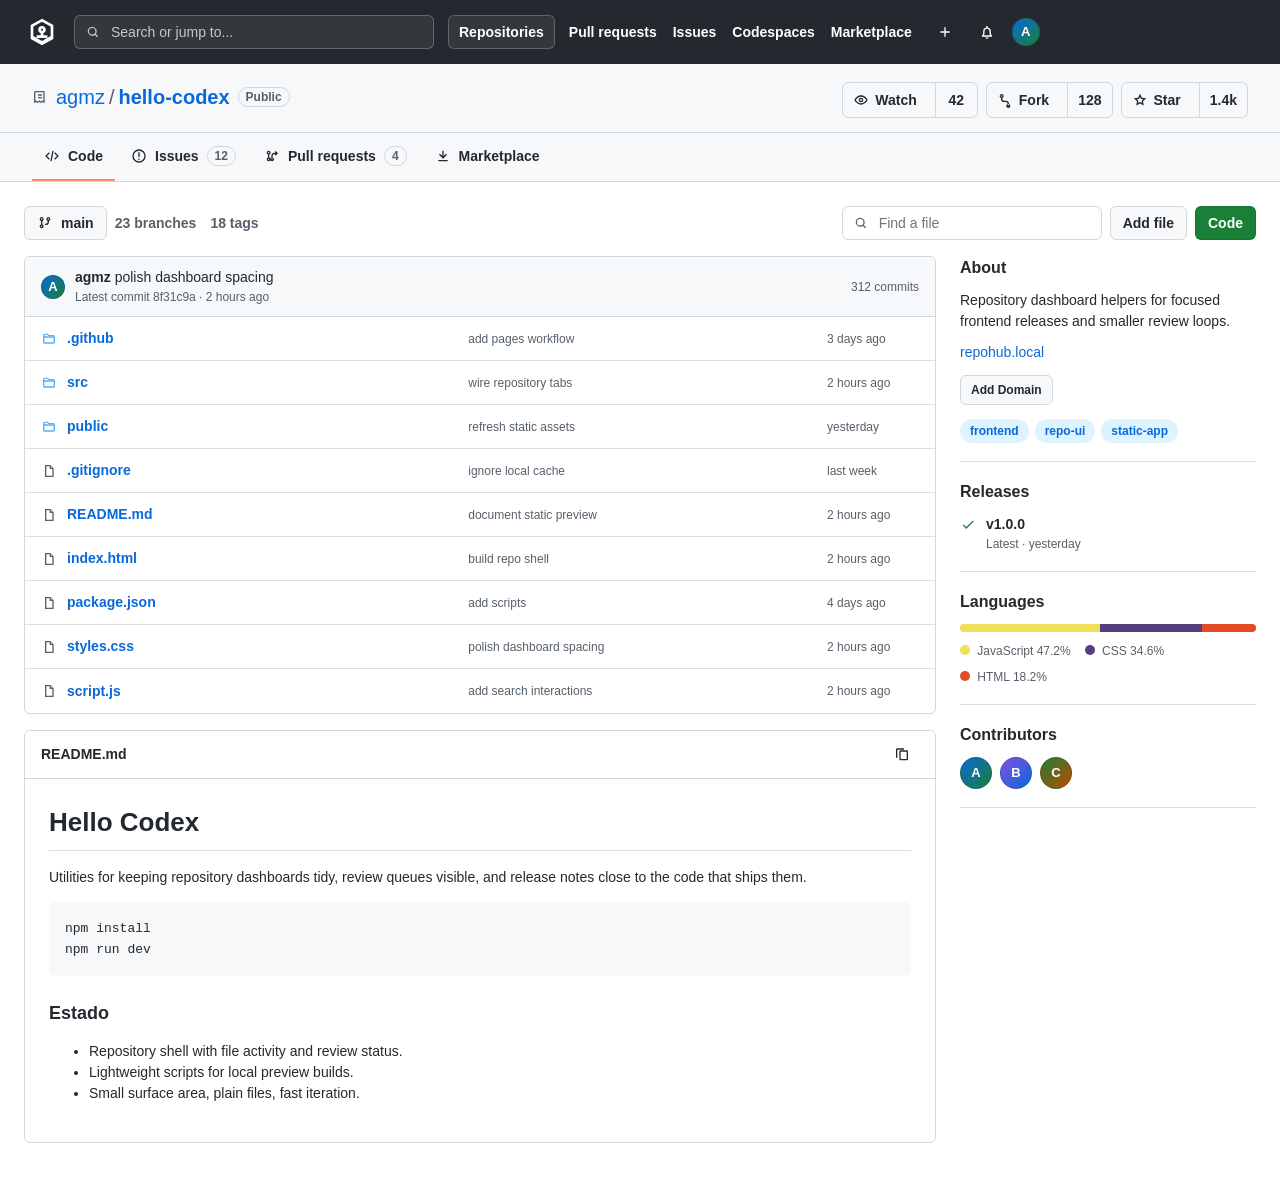
<file: github-clone/index.html>
<!doctype html>
<html lang="es">
  <head>
    <meta charset="utf-8">
    <meta name="viewport" content="width=device-width, initial-scale=1">
    <title>OctoHub</title>
    <link rel="stylesheet" href="styles.css">
  </head>
  <body>
    <svg class="svg-sprite" aria-hidden="true">
      <symbol id="icon-brand" viewBox="0 0 24 24">
        <path d="M12 2 3.5 6.75v10.5L12 22l8.5-4.75V6.75L12 2Zm0 2.3 6.5 3.63v7.14L12 18.7l-6.5-3.63V7.93L12 4.3Zm0 3.2a2.8 2.8 0 0 0-1 5.42v1.58H8v2h8v-2h-3v-1.58a2.8 2.8 0 0 0-1-5.42Zm0 2a.8.8 0 1 1 0 1.6.8.8 0 0 1 0-1.6Z"/>
      </symbol>
      <symbol id="icon-menu" viewBox="0 0 24 24">
        <path d="M4 7h16v2H4V7Zm0 4h16v2H4v-2Zm0 4h16v2H4v-2Z"/>
      </symbol>
      <symbol id="icon-search" viewBox="0 0 24 24">
        <path d="M10.8 4a6.8 6.8 0 0 1 5.37 10.97l3.43 3.43-1.4 1.4-3.43-3.43A6.8 6.8 0 1 1 10.8 4Zm0 2a4.8 4.8 0 1 0 0 9.6 4.8 4.8 0 0 0 0-9.6Z"/>
      </symbol>
      <symbol id="icon-bell" viewBox="0 0 24 24">
        <path d="M12 22a2.7 2.7 0 0 0 2.55-1.8h-5.1A2.7 2.7 0 0 0 12 22Zm7-5.2c-.8-.95-1.3-2.23-1.3-3.8v-2.1A5.73 5.73 0 0 0 13 5.27V3h-2v2.27a5.73 5.73 0 0 0-4.7 5.63V13c0 1.57-.5 2.85-1.3 3.8l-.7.85V19h15.4v-1.35l-.7-.85ZM7.12 17c.77-1.16 1.18-2.53 1.18-4v-2.1a3.7 3.7 0 1 1 7.4 0V13c0 1.47.41 2.84 1.18 4H7.12Z"/>
      </symbol>
      <symbol id="icon-plus" viewBox="0 0 24 24">
        <path d="M11 5h2v6h6v2h-6v6h-2v-6H5v-2h6V5Z"/>
      </symbol>
      <symbol id="icon-repo" viewBox="0 0 24 24">
        <path d="M7 3h10a2 2 0 0 1 2 2v15.5a.5.5 0 0 1-.78.42L16 19.44l-2.22 1.48a.5.5 0 0 1-.56 0L11 19.44l-2.22 1.48a.5.5 0 0 1-.56 0L6 19.44l-2.22 1.48A.5.5 0 0 1 3 20.5V5a2 2 0 0 1 2-2h2Zm0 2H5v12.63l.72-.48a.5.5 0 0 1 .56 0L8.5 18.63l2.22-1.48a.5.5 0 0 1 .56 0l2.22 1.48 2.22-1.48a.5.5 0 0 1 .56 0l.72.48V5H7Zm2 3h6v2H9V8Zm0 4h6v2H9v-2Z"/>
      </symbol>
      <symbol id="icon-code" viewBox="0 0 24 24">
        <path d="m8.7 16.3-1.4 1.4L1.6 12l5.7-5.7 1.4 1.4L4.4 12l4.3 4.3Zm6.6 0 4.3-4.3-4.3-4.3 1.4-1.4 5.7 5.7-5.7 5.7-1.4-1.4ZM12.52 4l1.93.52L11.48 20l-1.93-.52L12.52 4Z"/>
      </symbol>
      <symbol id="icon-issue" viewBox="0 0 24 24">
        <path d="M12 2a10 10 0 1 1 0 20 10 10 0 0 1 0-20Zm0 2a8 8 0 1 0 0 16 8 8 0 0 0 0-16Zm0 11.6a1.2 1.2 0 1 1 0 2.4 1.2 1.2 0 0 1 0-2.4Zm-1-9.1h2v7h-2v-7Z"/>
      </symbol>
      <symbol id="icon-pr" viewBox="0 0 24 24">
        <path d="M7 4a3 3 0 0 1 1 5.83v4.34a3 3 0 1 1-2 0V9.83A3 3 0 0 1 7 4Zm10.5.5L21 8l-3.5 3.5-1.42-1.42L17.17 9H16a3 3 0 0 0-3 3v2.17a3 3 0 1 1-2 0V12a5 5 0 0 1 5-5h1.17l-1.09-1.08L17.5 4.5ZM7 6a1 1 0 1 0 0 2 1 1 0 0 0 0-2Zm0 10a1 1 0 1 0 0 2 1 1 0 0 0 0-2Zm5-1a1 1 0 1 0 0 2 1 1 0 0 0 0-2Z"/>
      </symbol>
      <symbol id="icon-folder" viewBox="0 0 24 24">
        <path d="M3 6.5A2.5 2.5 0 0 1 5.5 4H10l2 2h6.5A2.5 2.5 0 0 1 21 8.5v8A2.5 2.5 0 0 1 18.5 19h-13A2.5 2.5 0 0 1 3 16.5v-10Zm2.5-.5a.5.5 0 0 0-.5.5V8h14a.5.5 0 0 0-.5-.5h-7.33l-2-2H5.5ZM5 10v6.5a.5.5 0 0 0 .5.5h13a.5.5 0 0 0 .5-.5V10H5Z"/>
      </symbol>
      <symbol id="icon-file" viewBox="0 0 24 24">
        <path d="M6 3h8l5 5v13H6V3Zm2 2v14h9V9h-4V5H8Zm7 .41V7h1.59L15 5.41Z"/>
      </symbol>
      <symbol id="icon-star" viewBox="0 0 24 24">
        <path d="m12 2.8 2.83 5.74 6.34.92-4.59 4.47 1.08 6.31L12 17.26l-5.66 2.98 1.08-6.31-4.59-4.47 6.34-.92L12 2.8Zm0 4.52-1.52 3.08-3.4.5 2.46 2.39-.58 3.38L12 15.07l3.04 1.6-.58-3.38 2.46-2.4-3.4-.49L12 7.32Z"/>
      </symbol>
      <symbol id="icon-fork" viewBox="0 0 24 24">
        <path d="M7 3a3 3 0 0 1 1 5.83V10a3 3 0 0 0 3 3h2a5 5 0 0 1 5 5v.17a3 3 0 1 1-2 0V18a3 3 0 0 0-3-3h-2a5 5 0 0 1-5-5V8.83A3 3 0 0 1 7 3Zm0 2a1 1 0 1 0 0 2 1 1 0 0 0 0-2Zm10 15a1 1 0 1 0 0-2 1 1 0 0 0 0 2Z"/>
      </symbol>
      <symbol id="icon-eye" viewBox="0 0 24 24">
        <path d="M12 5c5.2 0 8.4 4.2 9.56 6.1a1.7 1.7 0 0 1 0 1.8C20.4 14.8 17.2 19 12 19s-8.4-4.2-9.56-6.1a1.7 1.7 0 0 1 0-1.8C3.6 9.2 6.8 5 12 5Zm0 2c-4.08 0-6.75 3.28-7.77 5 1.02 1.72 3.69 5 7.77 5s6.75-3.28 7.77-5C18.75 10.28 16.08 7 12 7Zm0 1.5a3.5 3.5 0 1 1 0 7 3.5 3.5 0 0 1 0-7Zm0 2a1.5 1.5 0 1 0 0 3 1.5 1.5 0 0 0 0-3Z"/>
      </symbol>
      <symbol id="icon-copy" viewBox="0 0 24 24">
        <path d="M8 7a2 2 0 0 1 2-2h9a2 2 0 0 1 2 2v11a2 2 0 0 1-2 2h-9a2 2 0 0 1-2-2V7Zm2 0v11h9V7h-9ZM3 4a2 2 0 0 1 2-2h10v2H5v12H3V4Z"/>
      </symbol>
      <symbol id="icon-download" viewBox="0 0 24 24">
        <path d="M11 4h2v8.17l3.59-3.58L18 10l-6 6-6-6 1.41-1.41L11 12.17V4ZM5 18h14v2H5v-2Z"/>
      </symbol>
      <symbol id="icon-branch" viewBox="0 0 24 24">
        <path d="M7 3a3 3 0 0 1 1 5.83v5.34a3 3 0 1 1-2 0V8.83A3 3 0 0 1 7 3Zm0 2a1 1 0 1 0 0 2 1 1 0 0 0 0-2Zm10-2a3 3 0 0 1 1 5.83V10a5 5 0 0 1-5 5h-1v-2h1a3 3 0 0 0 3-3V8.83A3 3 0 0 1 17 3Zm0 2a1 1 0 1 0 0 2 1 1 0 0 0 0-2ZM7 16a1 1 0 1 0 0 2 1 1 0 0 0 0-2Z"/>
      </symbol>
      <symbol id="icon-check" viewBox="0 0 24 24">
        <path d="m9.4 16.6-4-4L4 14l5.4 5.4L20.8 8 19.4 6.6l-10 10Z"/>
      </symbol>
    </svg>

    <header class="topbar">
      <button class="icon-btn mobile-menu" id="menuButton" aria-label="Abrir menu" title="Menu">
        <svg><use href="#icon-menu"></use></svg>
      </button>
      <a class="brand" href="#" aria-label="RepoHub">
        <svg><use href="#icon-brand"></use></svg>
      </a>

      <div class="search-combo">
        <label class="global-search" for="globalSearch">
          <svg><use href="#icon-search"></use></svg>
          <input id="globalSearch" type="search" placeholder="Search or jump to..." autocomplete="off">
        </label>
        <div class="search-suggestions hidden" id="globalSuggestions"></div>
      </div>

      <div class="dropdown top-repos">
        <button class="topbar-dropdown-btn" id="repositoriesButton" data-dropdown-target="repositoriesMenu" aria-expanded="false">
          Repositories
        </button>
        <div class="dropdown-menu repositories-menu hidden" id="repositoriesMenu" role="menu">
          <input class="repo-filter" id="repositoriesFilter" type="search" placeholder="Find a repository" autocomplete="off">
          <div id="repositoriesList"></div>
        </div>
      </div>

      <nav class="main-nav" aria-label="Principal">
        <a href="#" data-tab-target="pulls">Pull requests</a>
        <a href="#" data-tab-target="issues">Issues</a>
        <a href="#" data-action="codespaces">Codespaces</a>
      <a href="#" data-tab-target="marketplace">Marketplace</a>
      <div class="top-actions">
        <button class="icon-btn" id="quickCreateButton" aria-label="Crear nuevo" title="Crear nuevo">
          <svg><use href="#icon-plus"></use></svg>
        </button>
        <button class="icon-btn" id="notificationsButton" aria-label="Notificaciones" title="Notificaciones">
          <svg><use href="#icon-bell"></use></svg>
        </button>
        <span class="avatar small" aria-label="Usuario">A</span>
      </div>
    </header>

    <aside class="mobile-drawer" id="mobileDrawer" aria-label="Menu movil">
      <div class="search-combo drawer-combo">
        <label class="drawer-search" for="drawerSearch">
          <svg><use href="#icon-search"></use></svg>
          <input id="drawerSearch" type="search" placeholder="Search or jump to..." autocomplete="off">
        </label>
        <div class="search-suggestions hidden" id="drawerSuggestions"></div>
      </div>
      <a href="#" data-tab-target="pulls">Pull requests</a>
      <a href="#" data-tab-target="issues">Issues</a>
      <a href="#" data-action="codespaces">Codespaces</a>
      <a href="#" data-tab-target="marketplace">Marketplace</a>
      <a href="#" data-search-query="explore">Explore</a>
    </aside>

    <main>
      <section class="repo-hero" aria-labelledby="repo-title">
        <div class="repo-heading">
          <svg class="repo-icon"><use href="#icon-repo"></use></svg>
          <h1 id="repo-title"><a href="#">agmz</a><span>/</span><a href="#">hello-codex</a></h1>
          <span class="pill">Public</span>
        </div>
        <div class="repo-actions" aria-label="Acciones del repositorio">
          <button class="split-btn" id="watchButton">
            <span><svg><use href="#icon-eye"></use></svg> Watch</span>
            <strong id="watchCount">42</strong>
          </button>
          <button class="split-btn" id="forkButton">
            <span><svg><use href="#icon-fork"></use></svg> Fork</span>
            <strong id="forkCount">128</strong>
          </button>
          <button class="split-btn primary-toggle" id="starButton" aria-pressed="false">
            <span><svg><use href="#icon-star"></use></svg> Star</span>
            <strong id="starCount">1.4k</strong>
          </button>
        </div>
      </section>

      <nav class="repo-tabs" aria-label="Repositorio">
        <button class="tab active" data-tab="code">
          <svg><use href="#icon-code"></use></svg>
          Code
        </button>
        <button class="tab" data-tab="issues">
          <svg><use href="#icon-issue"></use></svg>
          Issues
          <span>12</span>
        </button>
        <button class="tab" data-tab="pulls">
          <svg><use href="#icon-pr"></use></svg>
          Pull requests
          <span>4</span>
        </button>
        <button class="tab" data-tab="marketplace">
          <svg><use href="#icon-download"></use></svg>
          Marketplace
        </button>
      </nav>

      <div class="workspace">
        <section class="content-view active" id="codeView" aria-label="Codigo">
          <div class="repo-toolbar">
            <button class="btn">
              <svg><use href="#icon-branch"></use></svg>
              main
            </button>
            <div class="branch-meta">
              <strong>23 branches</strong>
              <strong>18 tags</strong>
            </div>
            <label class="file-search" for="fileSearch">
              <svg><use href="#icon-search"></use></svg>
              <input id="fileSearch" type="search" placeholder="Find a file">
            </label>
            <div class="dropdown toolbar-dropdown">
              <button class="btn" id="addFileButton" data-dropdown-target="addFileMenu" aria-expanded="false">Add file</button>
              <div class="dropdown-menu hidden" id="addFileMenu" role="menu">
                <button type="button" role="menuitem" data-file-action="create">Create new file</button>
                <button type="button" role="menuitem" data-file-action="upload">Upload files</button>
              </div>
            </div>
            <div class="dropdown toolbar-dropdown">
              <button class="btn success" id="codeButton" data-dropdown-target="codeMenu" aria-expanded="false">Code</button>
              <div class="dropdown-menu code-menu hidden" id="codeMenu" role="menu">
                <strong>Clone</strong>
                <button type="button" role="menuitem" data-code-action="clone">Local (HTTPS/SSH)</button>
                <button type="button" role="menuitem" data-code-action="codespaces">Codespaces</button>
                <button type="button" role="menuitem" data-code-action="download">Download ZIP</button>
              </div>
            </div>
            <input class="hidden" id="uploadInput" type="file" multiple>
          </div>

          <div class="main-grid">
            <div class="repo-column">
              <section class="file-browser" aria-labelledby="latest-commit">
                <header class="commit-strip">
                  <span class="avatar tiny" aria-label="Autor">A</span>
                  <div>
                    <h2 id="latest-commit">agmz <span>polish dashboard spacing</span></h2>
                    <p id="commitMessage">Latest commit 8f31c9a · 2 hours ago</p>
                  </div>
                  <a href="#">312 commits</a>
                </header>
                <div class="file-list" id="fileList"></div>
              </section>

              <article class="readme">
                <header>
                  <h2>README.md</h2>
                  <button class="icon-btn" aria-label="Copiar README" title="Copiar">
                    <svg><use href="#icon-copy"></use></svg>
                  </button>
                </header>
                <div class="markdown-body">
                  <h3>Hello Codex</h3>
                  <p>Utilities for keeping repository dashboards tidy, review queues visible, and release notes close to the code that ships them.</p>
                  <pre><code>npm install
npm run dev</code></pre>
                  <h4>Estado</h4>
                  <ul>
                    <li>Repository shell with file activity and review status.</li>
                    <li>Lightweight scripts for local preview builds.</li>
                    <li>Small surface area, plain files, fast iteration.</li>
                  </ul>
                </div>
              </article>
            </div>

            <aside class="repo-sidebar" aria-label="Resumen">
              <section class="side-section">
                <h2>About</h2>
                <p>Repository dashboard helpers for focused frontend releases and smaller review loops.</p>
                <div class="repo-metadata" id="domainList">
                  <a href="#">repohub.local</a>
                </div>
                <button class="btn compact" id="addDomainButton">Add Domain</button>
                <form class="domain-form hidden" id="domainForm">
                  <input id="domainInput" type="text" placeholder="example.meigal" autocomplete="off">
                  <button class="btn success" type="submit">Save</button>
                </form>
                <div class="topic-list">
                  <span>frontend</span>
                  <span>repo-ui</span>
                  <span>static-app</span>
                </div>
              </section>
              <section class="side-section">
                <h2>Releases</h2>
                <div class="release-row">
                  <svg><use href="#icon-check"></use></svg>
                  <div>
                    <strong>v1.0.0</strong>
                    <span>Latest · yesterday</span>
                  </div>
                </div>
              </section>
              <section class="side-section">
                <h2>Languages</h2>
                <div class="language-bar" aria-hidden="true">
                  <span class="lang-js"></span>
                  <span class="lang-css"></span>
                  <span class="lang-html"></span>
                </div>
                <div class="language-list">
                  <span><b class="dot js"></b> JavaScript 47.2%</span>
                  <span><b class="dot css"></b> CSS 34.6%</span>
                  <span><b class="dot html"></b> HTML 18.2%</span>
                </div>
              </section>
              <section class="side-section">
                <h2>Contributors</h2>
                <div class="contributors">
                  <span class="avatar" aria-label="Ariadna">A</span>
                  <span class="avatar blue-avatar" aria-label="Bruno">B</span>
                  <span class="avatar green-avatar" aria-label="Cora">C</span>
                </div>
              </section>
            </aside>
          </div>
        </section>

        <section class="content-view" id="issuesView" aria-label="Issues">
          <div class="list-toolbar">
            <label class="filter-search" for="issueSearch">
              <svg><use href="#icon-search"></use></svg>
              <input id="issueSearch" type="search" placeholder="is:issue is:open">
            </label>
            <button class="btn success" id="newIssueButton">New issue</button>
          </div>
          <div class="activity-list" id="issuesList"></div>
        </section>

        <section class="content-view" id="pullsView" aria-label="Pull requests">
          <div class="list-toolbar">
            <label class="filter-search" for="pullSearch">
              <svg><use href="#icon-search"></use></svg>
              <input id="pullSearch" type="search" placeholder="is:pr is:open">
            </label>
            <button class="btn success" id="newPullButton">New pull request</button>
          </div>
          <div class="activity-list" id="pullsList"></div>
        </section>
        <section class="content-view" id="marketplaceView" aria-label="Marketplace">
          <div class="list-toolbar marketplace-toolbar">
            <div class="marketplace-heading">
              <div>
                <h2>Marketplace gratuito</h2>
                <p>Instala plantillas gratis para repositorios, páginas estáticas y flujos de trabajo en un clic.</p>
              </div>
              <button class="btn success" id="refreshMarketplaceButton">Actualizar</button>
            </div>
            <label class="filter-search" for="marketplaceSearch">
              <svg><use href="#icon-search"></use></svg>
              <input id="marketplaceSearch" type="search" placeholder="Buscar plantillas gratis">
            </label>
          </div>
          <div class="marketplace-grid" id="marketplaceGrid"></div>
        </section>
      </div>
    </main>

    <div class="toast" id="toast" role="status" aria-live="polite">Copied</div>
    <script src="script.js"></script>
  </body>
</html>
</file>
<file: github-clone/styles.css>
:root {
  --bg: #ffffff;
  --canvas: #f6f8fa;
  --header: #24292f;
  --text: #24292f;
  --muted: #57606a;
  --subtle: #6e7781;
  --border: #d0d7de;
  --soft-border: #d8dee4;
  --blue: #0969da;
  --blue-soft: #ddf4ff;
  --green: #1a7f37;
  --green-soft: #dafbe1;
  --orange: #bc4c00;
  --purple: #8250df;
  --pink: #bf3989;
  --danger: #cf222e;
  --shadow: 0 8px 24px rgba(140, 149, 159, .2);
  font-family: -apple-system, BlinkMacSystemFont, "Segoe UI", sans-serif;
}

* {
  box-sizing: border-box;
}

body {
  min-width: 320px;
  margin: 0;
  background: var(--bg);
  color: var(--text);
  font-size: 14px;
  line-height: 1.5;
}

a {
  color: var(--blue);
  text-decoration: none;
}

a:hover {
  text-decoration: underline;
}

button,
input {
  font: inherit;
}

button {
  cursor: pointer;
}

.hidden {
  display: none !important;
}

.show {
  display: block;
}

.svg-sprite {
  position: absolute;
  width: 0;
  height: 0;
  overflow: hidden;
}

svg {
  width: 16px;
  height: 16px;
  fill: currentColor;
  flex: 0 0 auto;
}

.topbar {
  min-height: 64px;
  padding: 12px 24px;
  display: flex;
  align-items: center;
  gap: 14px;
  background: var(--header);
  color: #ffffff;
}

.brand {
  width: 36px;
  height: 36px;
  display: inline-flex;
  align-items: center;
  justify-content: center;
  color: #ffffff;
}

.brand svg {
  width: 32px;
  height: 32px;
}

.search-combo {
  position: relative;
  width: min(360px, 32vw);
  flex: 0 0 auto;
}

.search-combo:focus-within {
  width: min(520px, 42vw);
}

.search-combo .global-search {
  width: 100%;
}

.search-combo .global-search:focus-within {
  width: 100%;
}

.drawer-combo {
  width: 100%;
}

.global-search,
.drawer-search,
.file-search,
.filter-search {
  display: flex;
  align-items: center;
  gap: 8px;
  border: 1px solid var(--border);
  border-radius: 6px;
  background: #ffffff;
  color: var(--muted);
  height: 34px;
}

.global-search {
  border-color: rgba(255, 255, 255, .24);
  background: rgba(255, 255, 255, .07);
  padding: 0 8px 0 10px;
  color: rgba(255, 255, 255, .72);
}

.global-search:focus-within {
  background: #ffffff;
  color: var(--muted);
}

.global-search input,
.drawer-search input,
.file-search input,
.filter-search input {
  width: 100%;
  min-width: 0;
  border: 0;
  outline: 0;
  background: transparent;
  color: inherit;
}

.global-search input::placeholder {
  color: rgba(255, 255, 255, .72);
}

.global-search:focus-within input::placeholder {
  color: var(--subtle);
}

.search-suggestions {
  position: absolute;
  z-index: 35;
  top: calc(100% + 8px);
  left: 0;
  width: 100%;
  max-height: min(440px, 70vh);
  border: 1px solid var(--border);
  border-radius: 6px;
  overflow: auto;
  background: #ffffff;
  box-shadow: var(--shadow);
  color: var(--text);
}

.suggestion-row {
  width: 100%;
  min-height: 58px;
  border: 0;
  border-bottom: 1px solid var(--soft-border);
  padding: 8px 12px;
  display: grid;
  grid-template-columns: 88px minmax(0, 1fr);
  gap: 2px 10px;
  align-items: center;
  background: #ffffff;
  color: var(--text);
  text-align: left;
}

.suggestion-row:last-child {
  border-bottom: 0;
}

.suggestion-row:hover,
.suggestion-row:focus {
  background: var(--blue-soft);
  outline: 0;
}

.suggestion-row span {
  grid-row: span 2;
  color: var(--muted);
  font-size: 12px;
}

.suggestion-row strong,
.suggestion-row small {
  overflow: hidden;
  text-overflow: ellipsis;
  white-space: nowrap;
}

.suggestion-row small {
  color: var(--muted);
}

.suggestion-empty {
  padding: 12px;
  color: var(--muted);
}

kbd {
  min-width: 20px;
  height: 20px;
  border: 1px solid rgba(255, 255, 255, .24);
  border-radius: 4px;
  display: inline-flex;
  justify-content: center;
  align-items: center;
  color: rgba(255, 255, 255, .76);
  font-size: 12px;
}

.main-nav {
  display: flex;
  align-items: center;
  gap: 16px;
  min-width: 0;
}

.main-nav a,
.mobile-drawer a {
  color: #ffffff;
  font-weight: 600;
  white-space: nowrap;
}

.dropdown {
  position: relative;
}

.topbar-dropdown-btn {
  min-height: 34px;
  border: 1px solid rgba(255, 255, 255, .22);
  border-radius: 6px;
  padding: 0 10px;
  background: rgba(255, 255, 255, .07);
  color: #ffffff;
  font-weight: 600;
}

.topbar-dropdown-btn:hover,
.topbar-dropdown-btn[aria-expanded="true"] {
  background: rgba(255, 255, 255, .16);
}

.dropdown-menu {
  position: absolute;
  z-index: 30;
  top: calc(100% + 8px);
  right: 0;
  width: 220px;
  border: 1px solid var(--border);
  border-radius: 6px;
  background: #ffffff;
  color: var(--text);
  box-shadow: var(--shadow);
  overflow: hidden;
}

.repositories-menu {
  left: 0;
  right: auto;
  width: 310px;
  padding: 8px;
}

.dropdown-menu strong {
  display: block;
  padding: 10px 12px 6px;
  color: var(--muted);
  font-size: 12px;
}

.dropdown-menu a,
.dropdown-menu button {
  width: 100%;
  min-height: 36px;
  border: 0;
  padding: 8px 12px;
  display: flex;
  align-items: center;
  background: #ffffff;
  color: var(--text);
  text-align: left;
  text-decoration: none;
}

.dropdown-menu a:hover,
.dropdown-menu button:hover {
  background: var(--blue);
  color: #ffffff;
  text-decoration: none;
}

.repo-filter {
  width: 100%;
  height: 34px;
  border: 1px solid var(--border);
  border-radius: 6px;
  padding: 0 10px;
  margin-bottom: 8px;
  outline: 0;
}

.repo-filter:focus {
  border-color: var(--blue);
  box-shadow: 0 0 0 3px rgba(9, 105, 218, .18);
}

.repo-menu-item {
  border-radius: 6px;
  display: grid !important;
  gap: 2px;
  min-height: 54px !important;
}

.repo-menu-item strong {
  padding: 0;
  color: inherit;
  font-size: 14px;
}

.repo-menu-item span {
  overflow: hidden;
  text-overflow: ellipsis;
  white-space: nowrap;
  color: var(--muted);
  font-size: 12px;
}

.repo-menu-item:hover span {
  color: rgba(255, 255, 255, .82);
}

.top-actions {
  margin-left: auto;
  display: flex;
  align-items: center;
  gap: 8px;
}

.icon-btn {
  width: 34px;
  height: 34px;
  border: 0;
  border-radius: 6px;
  display: inline-flex;
  align-items: center;
  justify-content: center;
  background: transparent;
  color: inherit;
}

.icon-btn:hover {
  background: rgba(175, 184, 193, .18);
}

.mobile-menu {
  display: none;
}

.avatar {
  width: 32px;
  height: 32px;
  display: inline-flex;
  align-items: center;
  justify-content: center;
  border-radius: 50%;
  background: linear-gradient(135deg, #0969da, #1a7f37);
  color: #ffffff;
  font-size: 13px;
  font-weight: 700;
  border: 1px solid rgba(27, 31, 36, .15);
}

.blue-avatar {
  background: linear-gradient(135deg, #8250df, #0969da);
}

.green-avatar {
  background: linear-gradient(135deg, #1a7f37, #bc4c00);
}

.avatar.small {
  width: 28px;
  height: 28px;
}

.avatar.tiny {
  width: 24px;
  height: 24px;
}

.mobile-drawer {
  display: none;
}

main {
  min-height: calc(100vh - 64px);
}

.repo-hero {
  background: var(--canvas);
  border-bottom: 1px solid var(--border);
  padding: 18px 32px 0;
  display: flex;
  align-items: flex-start;
  justify-content: space-between;
  gap: 20px;
  flex-wrap: wrap;
}

.repo-heading {
  display: flex;
  align-items: center;
  gap: 8px;
  padding-bottom: 14px;
  min-width: 0;
}

.repo-icon {
  color: var(--muted);
}

.repo-heading h1 {
  margin: 0;
  display: flex;
  align-items: baseline;
  gap: 4px;
  min-width: 0;
  font-size: 20px;
  font-weight: 400;
}

.repo-heading h1 a:last-child {
  font-weight: 600;
}

.repo-heading h1 span {
  color: var(--muted);
}

.pill,
.tab span,
.label {
  border: 1px solid var(--border);
  border-radius: 999px;
  color: var(--muted);
  font-size: 12px;
  font-weight: 600;
  line-height: 18px;
  padding: 0 7px;
}

.repo-actions {
  display: flex;
  align-items: center;
  gap: 8px;
  padding-bottom: 14px;
  flex-wrap: wrap;
}

.split-btn,
.btn {
  min-height: 34px;
  border: 1px solid var(--border);
  border-radius: 6px;
  display: inline-flex;
  align-items: center;
  justify-content: center;
  gap: 8px;
  background: #f6f8fa;
  color: var(--text);
  font-weight: 600;
  white-space: nowrap;
}

.split-btn {
  padding: 0;
  overflow: hidden;
}

.split-btn span {
  min-height: 34px;
  padding: 0 10px;
  display: inline-flex;
  align-items: center;
  gap: 6px;
}

.split-btn strong {
  min-height: 34px;
  min-width: 42px;
  border-left: 1px solid var(--border);
  padding: 0 10px;
  display: inline-flex;
  align-items: center;
  justify-content: center;
  font-weight: 600;
}

.split-btn:hover,
.btn:hover {
  background: #eef1f4;
}

.primary-toggle.active {
  color: #9a6700;
  background: #fff8c5;
  border-color: #d4a72c;
}

.split-btn.active:not(.primary-toggle) {
  color: var(--blue);
  background: var(--blue-soft);
  border-color: #54aeff;
}

.btn {
  padding: 0 12px;
}

.btn.success {
  border-color: rgba(27, 31, 36, .15);
  background: var(--green);
  color: #ffffff;
}

.btn.success:hover {
  background: #116329;
}

.btn.compact {
  min-height: 30px;
  margin-top: 10px;
  padding: 0 10px;
  font-size: 12px;
}

.toolbar-dropdown {
  flex: 0 0 auto;
}

.toolbar-dropdown .dropdown-menu {
  right: 0;
}

.repo-tabs {
  display: flex;
  gap: 4px;
  width: 100%;
  padding: 0 32px;
  background: var(--canvas);
  border-bottom: 1px solid var(--border);
  overflow-x: auto;
}

.marketplace-toolbar {
  flex-wrap: wrap;
  justify-content: space-between;
  align-items: center;
  gap: 16px;
}

.marketplace-heading {
  display: flex;
  align-items: center;
  gap: 18px;
  flex: 1 1 min(320px, 60%);
}

.marketplace-heading h2 {
  margin: 0 0 6px;
  font-size: 20px;
}

.marketplace-heading p {
  margin: 0;
  color: var(--muted);
  max-width: 520px;
}

.marketplace-grid {
  display: grid;
  gap: 18px;
  grid-template-columns: repeat(auto-fit, minmax(280px, 1fr));
}

.marketplace-card {
  border: 1px solid var(--border);
  border-radius: 18px;
  padding: 20px;
  background: #ffffff;
  box-shadow: 0 16px 35px rgba(36, 41, 47, .08);
  display: flex;
  flex-direction: column;
  gap: 14px;
}

.marketplace-header {
  display: flex;
  justify-content: space-between;
  gap: 16px;
  align-items: flex-start;
}

.marketplace-card h3 {
  margin: 0;
  font-size: 18px;
}

.marketplace-card p {
  margin: 0;
  color: var(--muted);
  line-height: 1.6;
}

.marketplace-card .template-meta {
  display: flex;
  justify-content: space-between;
  align-items: flex-start;
  gap: 12px;
  flex-wrap: wrap;
}

.template-tags {
  display: flex;
  flex-wrap: wrap;
  gap: 8px;
}

.template-tag {
  border-radius: 999px;
  background: var(--blue-soft);
  color: var(--blue);
  font-size: 12px;
  padding: 4px 10px;
  white-space: nowrap;
}

.marketplace-card .pill {
  border-color: rgba(10, 42, 86, .12);
  background: rgba(13, 90, 229, .08);
  color: #0b5fff;
}

.marketplace-actions {
  display: flex;
  justify-content: space-between;
  gap: 10px;
  flex-wrap: wrap;
}

.marketplace-actions .btn {
  min-width: 140px;
}

.marketplace-empty {
  padding: 28px;
  text-align: center;
  color: var(--muted);
  border: 1px dashed var(--border);
  border-radius: 14px;
}

.tab {
  min-height: 48px;
  border: 0;
  border-bottom: 2px solid transparent;
  padding: 0 12px;
  display: inline-flex;
  align-items: center;
  gap: 8px;
  background: transparent;
  color: var(--text);
  font-weight: 600;
  white-space: nowrap;
}

.tab:hover {
  background: rgba(208, 215, 222, .32);
}

.tab.active {
  border-bottom-color: #fd8c73;
}

.workspace {
  width: min(1280px, calc(100% - 48px));
  margin: 24px auto 56px;
}

.content-view {
  display: none;
}

.content-view.active {
  display: block;
}

.repo-toolbar,
.list-toolbar {
  display: flex;
  align-items: center;
  gap: 8px;
  margin-bottom: 16px;
}

.branch-meta {
  display: flex;
  gap: 14px;
  color: var(--muted);
  margin-right: auto;
  white-space: nowrap;
}

.branch-meta strong {
  font-weight: 600;
}

.file-search,
.filter-search {
  padding: 0 10px;
}

.file-search {
  width: min(260px, 28vw);
}

.filter-search {
  width: 100%;
}

.main-grid {
  display: grid;
  grid-template-columns: minmax(0, 1fr) 296px;
  gap: 24px;
  align-items: start;
}

.repo-column {
  min-width: 0;
}

.file-browser,
.readme,
.activity-list {
  border: 1px solid var(--border);
  border-radius: 6px;
  overflow: hidden;
  background: #ffffff;
}

.commit-strip {
  min-height: 56px;
  padding: 10px 16px;
  display: grid;
  grid-template-columns: 24px minmax(0, 1fr) auto;
  gap: 10px;
  align-items: center;
  background: var(--canvas);
  border-bottom: 1px solid var(--border);
}

.commit-strip h2,
.commit-strip p {
  margin: 0;
}

.commit-strip h2 {
  font-size: 14px;
  font-weight: 600;
  overflow: hidden;
  text-overflow: ellipsis;
  white-space: nowrap;
}

.commit-strip h2 span {
  font-weight: 400;
}

.commit-strip p {
  color: var(--muted);
  font-size: 12px;
}

.commit-strip > a {
  color: var(--muted);
  font-size: 12px;
  white-space: nowrap;
}

.file-row {
  min-height: 44px;
  display: grid;
  grid-template-columns: minmax(160px, 1.2fr) minmax(120px, 1fr) 92px;
  gap: 16px;
  align-items: center;
  padding: 0 16px;
  border-bottom: 1px solid var(--soft-border);
}

.file-row:last-child {
  border-bottom: 0;
}

.file-row:hover {
  background: var(--canvas);
}

.file-name {
  display: flex;
  align-items: center;
  gap: 10px;
  min-width: 0;
  font-weight: 600;
}

.file-name svg.folder {
  color: #54aeff;
}

.file-name svg.file {
  color: var(--muted);
}

.file-name span,
.file-message,
.file-time {
  overflow: hidden;
  text-overflow: ellipsis;
  white-space: nowrap;
}

.file-message,
.file-time {
  color: var(--muted);
  font-size: 12px;
}

.readme {
  margin-top: 16px;
}

.readme > header {
  min-height: 48px;
  padding: 0 16px;
  display: flex;
  align-items: center;
  justify-content: space-between;
  border-bottom: 1px solid var(--border);
  background: #ffffff;
}

.readme h2 {
  margin: 0;
  font-size: 14px;
}

.markdown-body {
  padding: 24px;
}

.markdown-body h3 {
  margin: 0 0 16px;
  padding-bottom: 8px;
  border-bottom: 1px solid var(--soft-border);
  font-size: 26px;
}

.markdown-body h4 {
  margin: 24px 0 8px;
  font-size: 18px;
}

.markdown-body p {
  max-width: 760px;
}

.markdown-body pre {
  overflow-x: auto;
  border-radius: 6px;
  background: #f6f8fa;
  padding: 16px;
}

.markdown-body code {
  font-family: ui-monospace, SFMono-Regular, Consolas, "Liberation Mono", monospace;
  font-size: 13px;
}

.repo-sidebar {
  display: grid;
  gap: 18px;
}

.side-section {
  padding-bottom: 18px;
  border-bottom: 1px solid var(--soft-border);
}

.side-section h2 {
  margin: 0 0 10px;
  font-size: 16px;
}

.side-section p {
  margin: 0 0 10px;
  color: var(--text);
}

.repo-metadata {
  display: grid;
  gap: 6px;
  margin: 8px 0 2px;
}

.repo-metadata a {
  width: fit-content;
  color: var(--blue);
  word-break: break-word;
}

.domain-form {
  grid-template-columns: minmax(0, 1fr) auto;
  gap: 8px;
  margin-top: 10px;
}

.domain-form.show {
  display: grid;
}

.domain-form input {
  min-width: 0;
  height: 34px;
  border: 1px solid var(--border);
  border-radius: 6px;
  padding: 0 10px;
  outline: 0;
}

.domain-form input:focus {
  border-color: var(--blue);
  box-shadow: 0 0 0 3px rgba(9, 105, 218, .18);
}

.topic-list {
  display: flex;
  flex-wrap: wrap;
  gap: 6px;
  margin-top: 14px;
}

.topic-list span {
  border-radius: 999px;
  background: var(--blue-soft);
  color: var(--blue);
  font-size: 12px;
  font-weight: 600;
  padding: 3px 10px;
}

.release-row {
  display: flex;
  gap: 10px;
  align-items: flex-start;
}

.release-row svg {
  color: var(--green);
  margin-top: 2px;
}

.release-row strong,
.release-row span {
  display: block;
}

.release-row span {
  color: var(--muted);
  font-size: 12px;
}

.language-bar {
  height: 8px;
  border-radius: 999px;
  display: flex;
  overflow: hidden;
  margin-bottom: 10px;
  background: var(--soft-border);
}

.language-bar span {
  height: 100%;
}

.lang-js {
  width: 47.2%;
  background: #f1e05a;
}

.lang-css {
  width: 34.6%;
  background: #563d7c;
}

.lang-html {
  width: 18.2%;
  background: #e34c26;
}

.language-list {
  display: flex;
  flex-wrap: wrap;
  gap: 8px 14px;
  color: var(--muted);
  font-size: 12px;
}

.dot {
  width: 10px;
  height: 10px;
  display: inline-block;
  border-radius: 50%;
  margin-right: 4px;
}

.dot.js {
  background: #f1e05a;
}

.dot.css {
  background: #563d7c;
}

.dot.html {
  background: #e34c26;
}

.contributors {
  display: flex;
  gap: 8px;
}

.list-toolbar {
  align-items: stretch;
}

.activity-list {
  margin-top: 0;
}

.activity-row {
  min-height: 76px;
  display: grid;
  grid-template-columns: 28px minmax(0, 1fr) auto;
  gap: 12px;
  align-items: flex-start;
  padding: 14px 16px;
  border-bottom: 1px solid var(--soft-border);
}

.activity-row:last-child {
  border-bottom: 0;
}

.activity-row > svg {
  margin-top: 3px;
  color: var(--green);
}

.activity-row.closed > svg {
  color: var(--purple);
}

.activity-row h2 {
  margin: 0 0 4px;
  font-size: 16px;
  line-height: 1.35;
}

.activity-row p {
  margin: 0;
  color: var(--muted);
  font-size: 13px;
}

.labels {
  display: flex;
  gap: 6px;
  flex-wrap: wrap;
  margin-top: 8px;
}

.label.green {
  border-color: #aceebb;
  background: var(--green-soft);
  color: var(--green);
}

.label.blue {
  border-color: #b6e3ff;
  background: var(--blue-soft);
  color: var(--blue);
}

.label.orange {
  border-color: #ffd8b5;
  background: #fff1e5;
  color: var(--orange);
}

.label.pink {
  border-color: #ffadda;
  background: #ffeff7;
  color: var(--pink);
}

.activity-meta {
  display: flex;
  gap: 12px;
  align-items: center;
  color: var(--muted);
  font-size: 12px;
  white-space: nowrap;
}

.toast {
  position: fixed;
  right: 20px;
  bottom: 20px;
  min-width: 112px;
  border: 1px solid rgba(27, 31, 36, .15);
  border-radius: 6px;
  background: #24292f;
  color: #ffffff;
  box-shadow: var(--shadow);
  padding: 10px 14px;
  opacity: 0;
  transform: translateY(12px);
  pointer-events: none;
  transition: opacity .18s ease, transform .18s ease;
}

.toast.show {
  opacity: 1;
  transform: translateY(0);
}

@media (max-width: 960px) {
  .main-nav,
  .search-combo,
  .top-repos {
    display: none;
  }

  .mobile-menu {
    display: inline-flex;
  }

  .topbar {
    padding: 10px 16px;
  }

  .mobile-drawer.open {
    display: grid;
    gap: 10px;
    position: absolute;
    z-index: 10;
    top: 64px;
    left: 0;
    right: 0;
    padding: 14px 16px 18px;
    background: var(--header);
    border-top: 1px solid rgba(255, 255, 255, .12);
    box-shadow: var(--shadow);
  }

  .drawer-search {
    padding: 0 10px;
    margin-bottom: 4px;
    color: var(--text);
  }

  .drawer-combo {
    display: block;
  }

  .repo-hero,
  .repo-tabs {
    padding-left: 16px;
    padding-right: 16px;
  }

  .workspace {
    width: min(100% - 32px, 860px);
  }

  .main-grid {
    grid-template-columns: 1fr;
  }

  .repo-sidebar {
    grid-template-columns: repeat(2, minmax(0, 1fr));
  }

  .repo-toolbar {
    flex-wrap: wrap;
  }

  .toolbar-dropdown {
    flex: 0 0 auto;
  }

  .branch-meta {
    order: 2;
    width: 100%;
  }

  .file-search {
    flex: 1 1 220px;
    width: auto;
  }
}

@media (max-width: 640px) {
  .repo-heading h1 {
    font-size: 18px;
  }

  .repo-actions {
    width: 100%;
  }

  .split-btn {
    flex: 1 1 30%;
  }

  .repo-toolbar .btn,
  .repo-toolbar .toolbar-dropdown,
  .repo-toolbar .file-search,
  .list-toolbar .btn {
    width: 100%;
  }

  .toolbar-dropdown .btn {
    width: 100%;
  }

  .toolbar-dropdown .dropdown-menu {
    left: 0;
    right: auto;
    width: 100%;
  }

  .list-toolbar {
    flex-direction: column;
  }

  .file-row {
    grid-template-columns: 1fr;
    gap: 2px;
    padding: 10px 14px;
  }

  .file-time {
    display: none;
  }

  .commit-strip {
    grid-template-columns: 24px minmax(0, 1fr);
  }

  .commit-strip > a {
    grid-column: 2;
  }

  .repo-sidebar {
    grid-template-columns: 1fr;
  }

  .activity-row {
    grid-template-columns: 24px minmax(0, 1fr);
  }

  .activity-meta {
    grid-column: 2;
  }

  .markdown-body {
    padding: 18px;
  }
}
</file>
